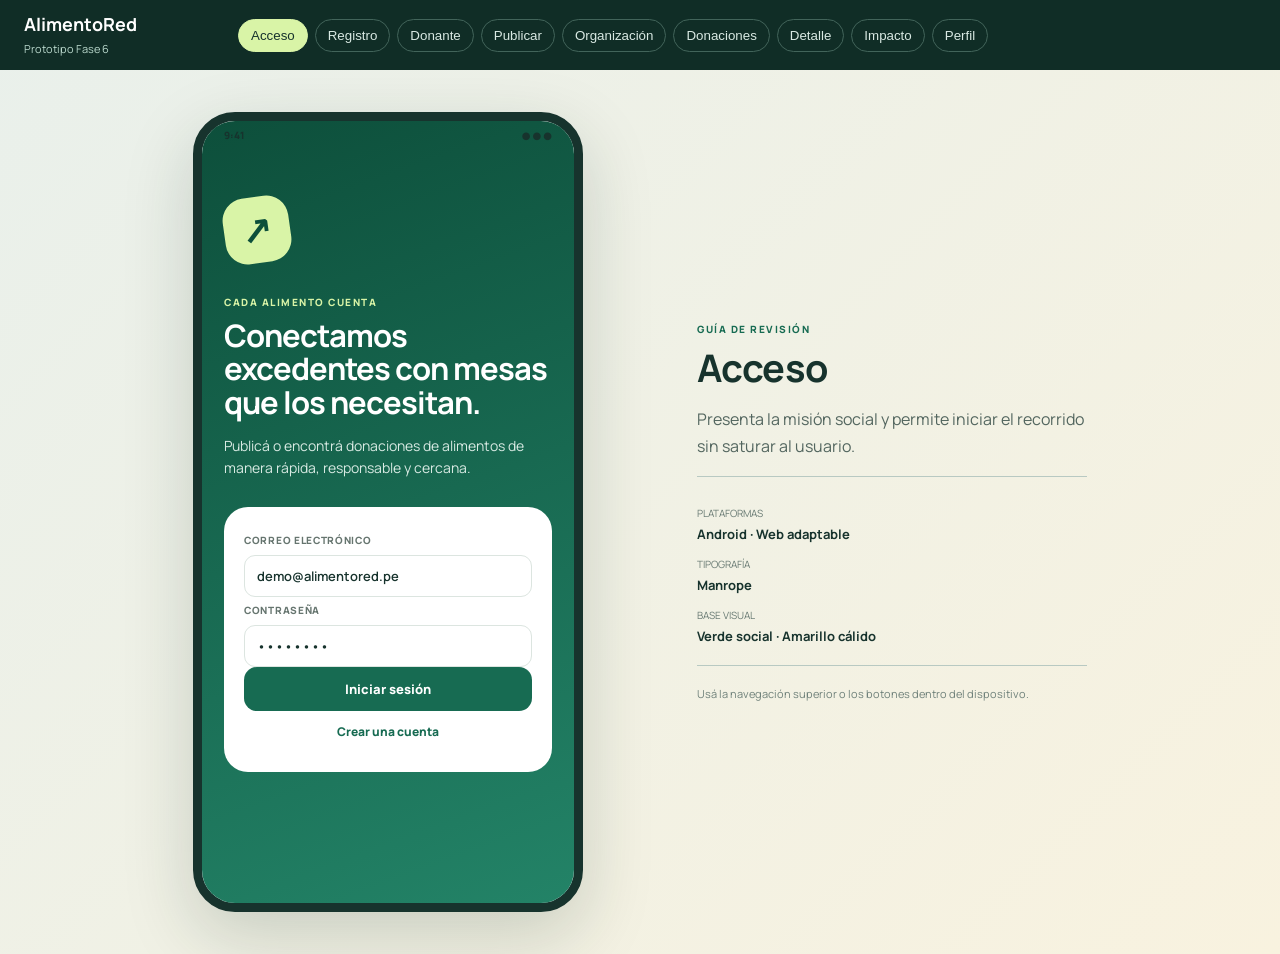
<file: mocks/mockups/index.html>
<!doctype html>
<html lang="es">
<head>
  <meta charset="utf-8">
  <meta name="viewport" content="width=device-width, initial-scale=1">
  <meta name="description" content="Prototipo navegable de alta fidelidad para AlimentoRed">
  <title>AlimentoRed · Prototipo</title>
  <link rel="preconnect" href="https://fonts.googleapis.com">
  <link rel="preconnect" href="https://fonts.gstatic.com" crossorigin>
  <link href="https://fonts.googleapis.com/css2?family=Manrope:wght@400;500;600;700;800&amp;display=swap" rel="stylesheet">
  <link rel="stylesheet" href="styles.css">
</head>
<body>
  <header class="prototype-bar">
    <div><strong>AlimentoRed</strong><span>Prototipo Fase 6</span></div>
    <nav aria-label="Pantallas del prototipo">
      <button data-screen="welcome" class="active">Acceso</button>
      <button data-screen="register">Registro</button>
      <button data-screen="donor-home">Donante</button>
      <button data-screen="publish">Publicar</button>
      <button data-screen="org-home">Organización</button>
      <button data-screen="donations">Donaciones</button>
      <button data-screen="detail">Detalle</button>
      <button data-screen="history">Impacto</button>
      <button data-screen="profile">Perfil</button>
    </nav>
  </header>

  <main class="stage">
    <section class="device" aria-live="polite">
      <div class="status-bar"><span>9:41</span><span>● ● ●</span></div>

      <article class="screen active welcome-screen" data-screen-panel="welcome">
        <div class="hero-mark" aria-hidden="true">↗</div>
        <p class="eyebrow light">Cada alimento cuenta</p>
        <h1>Conectamos excedentes con mesas que los necesitan.</h1>
        <p class="hero-copy">Publicá o encontrá donaciones de alimentos de manera rápida, responsable y cercana.</p>
        <div class="auth-card">
          <label>Correo electrónico<input type="email" value="demo@alimentored.pe"></label>
          <label>Contraseña<input type="password" value="12345678"></label>
          <button class="primary wide" data-go="donor-home">Iniciar sesión</button>
          <button class="text-button" data-go="register">Crear una cuenta</button>
        </div>
      </article>

      <article class="screen" data-screen-panel="register">
        <div class="page-head"><button class="back" data-go="welcome" aria-label="Volver">←</button><div><span class="eyebrow">Paso 1 de 2</span><h2>Creá tu cuenta</h2></div></div>
        <p class="muted">Elegí cómo vas a participar. Tu experiencia se adaptará a este rol.</p>
        <div class="role-grid">
          <button class="role-card selected"><span class="role-icon">⌂</span><strong>Donante</strong><small>Publico alimentos</small></button>
          <button class="role-card"><span class="role-icon">◎</span><strong>Organización</strong><small>Recibo donaciones</small></button>
        </div>
        <div class="form-stack">
          <label>Nombre completo<input value="Lucía Mendoza"></label>
          <label>Correo electrónico<input value="lucia@ejemplo.pe"></label>
          <label>Teléfono<input value="987 654 321"></label>
          <label>Contraseña<input type="password" value="12345678"></label>
        </div>
        <button class="primary wide" data-go="donor-home">Continuar</button>
        <p class="legal">Al continuar, aceptás publicar información verdadera y usar responsablemente la plataforma.</p>
      </article>

      <article class="screen" data-screen-panel="donor-home">
        <div class="home-head"><div><span class="eyebrow">Buen día, Lucía</span><h2>Tu aporte puede llegar más lejos</h2></div><button class="avatar" data-go="profile">LM</button></div>
        <div class="impact-banner"><span>Impacto acumulado</span><strong>42 kg</strong><small>de alimentos entregados</small><div class="impact-row"><b>8 donaciones</b><b>3 organizaciones</b></div></div>
        <button class="primary wide action" data-go="publish">＋ Publicar una donación</button>
        <div class="section-title"><h3>Publicaciones recientes</h3><button data-go="history">Ver todas</button></div>
        <div class="donation-card"><div class="food-photo vegetables"></div><div><span class="badge reserved">Reservada</span><h4>Canasta de verduras</h4><p>12 kg · Miraflores</p><small>Recojo hasta hoy, 7:00 p. m.</small></div></div>
        <div class="donation-card"><div class="food-photo bread"></div><div><span class="badge available">Disponible</span><h4>Pan del día</h4><p>30 unidades · Surquillo</p><small>Recojo hasta mañana</small></div></div>
        <nav class="bottom-nav"><button class="current">⌂<span>Inicio</span></button><button data-go="history">▤<span>Historial</span></button><button data-go="profile">○<span>Perfil</span></button></nav>
      </article>

      <article class="screen" data-screen-panel="publish">
        <div class="page-head"><button class="back" data-go="donor-home">←</button><div><span class="eyebrow">Nueva publicación</span><h2>¿Qué alimentos donarás?</h2></div></div>
        <button class="photo-input"><span>＋</span><strong>Agregar fotografía</strong><small>Cámara o galería</small></button>
        <div class="form-stack compact">
          <label>Título<input value="Canasta de verduras frescas"></label>
          <label>Categoría<select><option>Frutas y verduras</option></select></label>
          <div class="split"><label>Cantidad<input value="12"></label><label>Unidad<select><option>kg</option></select></label></div>
          <label>Fecha límite<input type="datetime-local" value="2026-11-03T19:00"></label>
          <label>Distrito<select><option>Miraflores</option></select></label>
          <label>Dirección de recojo<input value="Av. Arequipa 4210"></label>
        </div>
        <div class="notice">La aptitud del alimento es declarada por el donante. AlimentoRed no reemplaza una inspección sanitaria.</div>
        <button class="primary wide" data-go="donor-home" data-toast="Donación publicada correctamente">Publicar donación</button>
      </article>

      <article class="screen" data-screen-panel="org-home">
        <div class="home-head"><div><span class="eyebrow">Hola, Comedor Esperanza</span><h2>Encontrá alimentos disponibles</h2></div><button class="avatar" data-go="profile">CE</button></div>
        <button class="search" data-go="donations">⌕ <span>Buscar alimentos o distrito</span></button>
        <div class="urgent-card"><span class="eyebrow light">Disponibles hoy</span><strong>14 donaciones</strong><p>en distritos cercanos a tu organización</p><button data-go="donations">Explorar ahora →</button></div>
        <div class="section-title"><h3>Recién publicadas</h3><button data-go="donations">Ver todas</button></div>
        <div class="donation-card" data-go="detail"><div class="food-photo vegetables"></div><div><span class="badge available">Disponible</span><h4>Canasta de verduras</h4><p>12 kg · A 2,4 km</p><small>Hasta hoy, 7:00 p. m.</small></div></div>
        <div class="donation-card"><div class="food-photo dairy"></div><div><span class="badge available">Disponible</span><h4>Leche y yogur</h4><p>18 unidades · A 3,1 km</p><small>Hasta mañana, 10:00 a. m.</small></div></div>
        <nav class="bottom-nav"><button class="current">⌂<span>Donaciones</span></button><button data-go="history">▤<span>Reservas</span></button><button data-go="profile">○<span>Perfil</span></button></nav>
      </article>

      <article class="screen" data-screen-panel="donations">
        <div class="page-head"><button class="back" data-go="org-home">←</button><div><span class="eyebrow">Explorar</span><h2>Donaciones disponibles</h2></div></div>
        <div class="search-field">⌕ <input placeholder="Buscar alimentos o distrito"></div>
        <div class="chips"><button class="active">Todas</button><button>Verduras</button><button>Panadería</button><button>Lácteos</button></div>
        <p class="result-count">14 resultados · Ordenados por vencimiento</p>
        <div class="donation-card large" data-go="detail"><div class="food-photo vegetables"></div><div><span class="badge available">Disponible hoy</span><h4>Canasta de verduras frescas</h4><p>12 kg · Miraflores</p><small>Lucía Mercado · Hasta 7:00 p. m.</small></div></div>
        <div class="donation-card large"><div class="food-photo bread"></div><div><span class="badge available">Disponible</span><h4>Pan y bollería del día</h4><p>30 unidades · Surquillo</p><small>Panadería Santa Rosa · Hasta 8:30 p. m.</small></div></div>
        <div class="donation-card large"><div class="food-photo fruit"></div><div><span class="badge available">Disponible</span><h4>Frutas maduras surtidas</h4><p>9 kg · San Borja</p><small>Mercado Central · Hasta mañana</small></div></div>
      </article>

      <article class="screen detail-screen" data-screen-panel="detail">
        <div class="detail-photo vegetables"><button class="back floating" data-go="donations">←</button><span class="badge available floating-badge">Disponible hoy</span></div>
        <div class="detail-content"><p class="eyebrow">Frutas y verduras</p><h2>Canasta de verduras frescas</h2><p class="muted">Tomates, zanahorias, zapallos y hojas verdes aptas para consumo. Algunas presentan detalles estéticos.</p>
          <div class="facts"><div><span>Cantidad</span><strong>12 kg</strong></div><div><span>Recojo hasta</span><strong>Hoy, 7:00 p. m.</strong></div></div>
          <div class="location"><span>⌖</span><div><strong>Miraflores</strong><p>Av. Arequipa 4210 · Puerta lateral</p></div></div>
          <div class="donor"><span class="avatar">LM</span><div><strong>Lucía Mercado</strong><p>Donante desde 2025 · 8 entregas</p></div></div>
          <div class="notice">Coordiná el recojo responsablemente. La aplicación no certifica la inocuidad ni realiza el transporte.</div>
          <button class="primary wide" data-confirm>Reservar donación</button>
        </div>
      </article>

      <article class="screen" data-screen-panel="history">
        <div class="home-head"><div><span class="eyebrow">Actividad</span><h2>Historial e impacto</h2></div><button class="avatar" data-go="profile">LM</button></div>
        <div class="stats-grid"><div><strong>8</strong><span>entregas</span></div><div><strong>42 kg</strong><span>recuperados</span></div><div><strong>30</strong><span>unidades</span></div></div>
        <div class="chips"><button class="active">Todas</button><button>Entregadas</button><button>Reservadas</button></div>
        <div class="timeline"><div class="event"><span class="event-icon success">✓</span><div><span class="badge delivered">Entregada</span><h4>Frutas maduras surtidas</h4><p>9 kg · Comedor Esperanza</p><small>28 oct. 2026</small></div></div><div class="event"><span class="event-icon">↗</span><div><span class="badge reserved">Reservada</span><h4>Canasta de verduras</h4><p>12 kg · Recojo pendiente</p><small>Hoy</small></div></div><div class="event"><span class="event-icon muted-icon">×</span><div><span class="badge cancelled">Cancelada</span><h4>Productos envasados</h4><p>6 unidades</p><small>20 oct. 2026</small></div></div></div>
        <nav class="bottom-nav"><button data-go="donor-home">⌂<span>Inicio</span></button><button class="current">▤<span>Historial</span></button><button data-go="profile">○<span>Perfil</span></button></nav>
      </article>

      <article class="screen" data-screen-panel="profile">
        <div class="page-head"><button class="back" data-go="donor-home">←</button><div><span class="eyebrow">Cuenta</span><h2>Mi perfil</h2></div></div>
        <div class="profile-hero"><div class="avatar large-avatar">LM</div><h3>Lucía Mendoza</h3><span class="badge donor-badge">Donante</span><p>Miembro desde octubre de 2025</p></div>
        <div class="form-stack"><label>Nombre<input value="Lucía Mendoza"></label><label>Teléfono<input value="987 654 321"></label><label>Correo electrónico<input value="lucia@ejemplo.pe" disabled></label><label>Distrito<select><option>Miraflores</option></select></label></div>
        <button class="primary wide" data-toast="Perfil actualizado">Guardar cambios</button>
        <button class="danger wide" data-go="welcome">Cerrar sesión</button>
      </article>

      <div class="modal-backdrop" hidden>
        <div class="modal" role="dialog" aria-modal="true" aria-labelledby="modal-title"><div class="modal-icon">✓</div><h3 id="modal-title">¿Reservar esta donación?</h3><p>Te comprometés a coordinar y recoger los alimentos antes de hoy a las 7:00 p. m.</p><button class="primary wide" data-reserve>Confirmar reserva</button><button class="text-button" data-close>Volver</button></div>
      </div>
      <div class="toast" hidden></div>
    </section>
    <aside class="review-panel"><p class="eyebrow">Guía de revisión</p><h2 id="review-title">Acceso</h2><p id="review-description">Presenta la misión social y permite iniciar el recorrido sin saturar al usuario.</p><div class="review-meta"><span>Plataformas</span><strong>Android · Web adaptable</strong><span>Tipografía</span><strong>Manrope</strong><span>Base visual</span><strong>Verde social · Amarillo cálido</strong></div><p class="hint">Usá la navegación superior o los botones dentro del dispositivo.</p></aside>
  </main>
  <script src="app.js"></script>
</body>
</html>
</file>
<file: mocks/mockups/styles.css>
:root{--ink:#17332d;--green:#176b52;--green-dark:#0d4f3b;--mint:#e8f5ef;--lime:#d9f4a7;--yellow:#f5c95d;--cream:#f8f5ed;--paper:#fff;--muted:#66756f;--line:#dce5e0;--danger:#b3443e;--shadow:0 24px 70px rgba(15,43,35,.18)}
*{box-sizing:border-box}body{margin:0;background:linear-gradient(135deg,#e9f0eb,#f8f2df);color:var(--ink);font-family:Manrope,system-ui,sans-serif}.prototype-bar{min-height:70px;padding:12px 24px;background:#102d26;color:white;display:flex;gap:24px;align-items:center;position:sticky;top:0;z-index:20}.prototype-bar>div{min-width:190px}.prototype-bar strong{display:block;font-size:18px}.prototype-bar span{font-size:11px;color:#b9d8cc}.prototype-bar nav{display:flex;gap:7px;overflow-x:auto}.prototype-bar button{border:1px solid #42645a;background:transparent;color:#d9e9e3;padding:8px 12px;border-radius:999px;white-space:nowrap;cursor:pointer}.prototype-bar button:hover,.prototype-bar button.active{background:var(--lime);border-color:var(--lime);color:#17332d}.stage{min-height:calc(100vh - 70px);display:grid;grid-template-columns:minmax(390px,440px) minmax(260px,390px);gap:64px;justify-content:center;align-items:center;padding:42px}.device{width:390px;height:800px;background:var(--paper);border:9px solid #17332d;border-radius:42px;box-shadow:var(--shadow);position:relative;overflow:hidden}.status-bar{height:28px;padding:7px 22px 0;display:flex;justify-content:space-between;font-size:10px;font-weight:800;position:absolute;inset:0 0 auto;z-index:5;color:inherit}.screen{display:none;height:100%;padding:47px 22px 78px;overflow-y:auto;background:var(--paper)}.screen.active{display:block}.welcome-screen{background:linear-gradient(160deg,var(--green-dark),#238367);color:white;padding-top:76px}.hero-mark{width:66px;height:66px;border-radius:22px;background:var(--lime);color:var(--green-dark);display:grid;place-items:center;font-size:38px;font-weight:800;transform:rotate(-8deg);margin-bottom:32px}.welcome-screen h1{font-size:31px;line-height:1.08;margin:8px 0 16px;letter-spacing:-1px}.hero-copy{color:#d8eae3;font-size:14px;line-height:1.55;margin-bottom:28px}.auth-card{background:white;color:var(--ink);border-radius:24px;padding:20px}.eyebrow{text-transform:uppercase;letter-spacing:1.5px;font-weight:800;font-size:10px;color:var(--green)}.eyebrow.light{color:var(--lime)}h2{font-size:25px;line-height:1.15;margin:4px 0 10px;letter-spacing:-.6px}h3{font-size:17px;margin:0}h4{font-size:13px;margin:5px 0 3px}.muted{color:var(--muted);font-size:13px;line-height:1.5}.page-head,.home-head{display:flex;gap:12px;align-items:flex-start;margin-bottom:20px}.home-head{justify-content:space-between}.back{border:0;background:var(--mint);color:var(--green);border-radius:12px;width:38px;height:38px;font-size:20px;cursor:pointer}.back.floating{position:absolute;top:42px;left:20px;background:white}.avatar{border:0;width:40px;height:40px;border-radius:50%;background:var(--yellow);color:var(--ink);font-weight:800;display:grid;place-items:center;cursor:pointer}.form-stack{display:grid;gap:13px;margin:18px 0}.form-stack.compact{gap:10px}.split{display:grid;grid-template-columns:1fr 1fr;gap:10px}label{font-size:10px;text-transform:uppercase;letter-spacing:.7px;font-weight:800;color:var(--muted)}input,select{display:block;width:100%;margin-top:6px;border:1px solid var(--line);border-radius:11px;padding:11px 12px;background:white;font:600 13px Manrope;color:var(--ink);outline:none}input:focus,select:focus{border-color:var(--green);box-shadow:0 0 0 3px var(--mint)}input:disabled{background:#f2f4f3}.primary{border:0;background:var(--green);color:white;border-radius:13px;padding:13px 18px;font:800 13px Manrope;cursor:pointer}.primary:hover{background:var(--green-dark)}.wide{width:100%}.text-button{width:100%;border:0;background:transparent;color:var(--green);font:800 12px Manrope;padding:12px;cursor:pointer}.danger{border:1px solid #efc8c5;background:#fff7f6;color:var(--danger);border-radius:13px;padding:12px;font-weight:800;margin-top:10px}.role-grid{display:grid;grid-template-columns:1fr 1fr;gap:10px;margin:20px 0}.role-card{border:1px solid var(--line);background:white;border-radius:16px;padding:18px 10px;display:grid;gap:5px;text-align:left;cursor:pointer}.role-card.selected{border:2px solid var(--green);background:var(--mint)}.role-icon{font-size:25px}.role-card small{color:var(--muted)}.legal{font-size:9px;text-align:center;color:var(--muted);line-height:1.4}.impact-banner,.urgent-card{border-radius:21px;padding:19px;background:var(--green-dark);color:white;margin-bottom:16px}.impact-banner>span,.impact-banner>small{display:block;color:#c6ddd5;font-size:11px}.impact-banner>strong{display:block;font-size:35px;color:var(--lime);margin:5px 0}.impact-row{display:flex;gap:20px;margin-top:14px;font-size:10px}.action{margin:2px 0 21px}.section-title{display:flex;justify-content:space-between;align-items:center;margin:16px 0 10px}.section-title button{border:0;background:none;color:var(--green);font-weight:800;font-size:11px}.donation-card{display:grid;grid-template-columns:82px 1fr;gap:11px;padding:10px;border:1px solid var(--line);border-radius:16px;margin-bottom:10px;background:white;cursor:pointer}.donation-card.large{grid-template-columns:105px 1fr;padding:8px}.donation-card p,.donation-card small{margin:0;font-size:10px;color:var(--muted)}.food-photo{border-radius:12px;min-height:72px;background-color:#dce7df;background-size:cover;background-position:center}.vegetables{background-image:linear-gradient(135deg,rgba(18,89,65,.15),rgba(239,197,90,.2)),url('https://images.unsplash.com/photo-1542838132-92c53300491e?auto=format&fit=crop&w=700&q=75')}.bread{background-image:linear-gradient(135deg,rgba(18,89,65,.08),rgba(239,197,90,.2)),url('https://images.unsplash.com/photo-1509440159596-0249088772ff?auto=format&fit=crop&w=500&q=75')}.dairy{background-image:url('https://images.unsplash.com/photo-1628088062854-d1870b4553da?auto=format&fit=crop&w=500&q=75')}.fruit{background-image:url('https://images.unsplash.com/photo-1619566636858-adf3ef46400b?auto=format&fit=crop&w=500&q=75')}.badge{display:inline-flex;padding:4px 7px;border-radius:999px;font-size:8px;text-transform:uppercase;letter-spacing:.6px;font-weight:800}.available{background:#dff4de;color:#24683a}.reserved{background:#fff0c8;color:#8a6210}.delivered{background:#dff3ec;color:#176b52}.cancelled{background:#f3e5e3;color:#99433d}.donor-badge{background:var(--mint);color:var(--green)}.bottom-nav{position:absolute;inset:auto 0 0;height:68px;background:white;border-top:1px solid var(--line);display:flex;justify-content:space-around;padding:8px}.bottom-nav button{border:0;background:none;color:#8a9691;display:grid;gap:2px;place-items:center;font-size:17px;cursor:pointer}.bottom-nav span{font-size:8px;font-weight:700}.bottom-nav .current{color:var(--green)}.search{width:100%;border:1px solid var(--line);background:white;color:var(--muted);border-radius:14px;padding:14px;text-align:left;margin-bottom:16px}.urgent-card{background:linear-gradient(135deg,#176b52,#2a9272)}.urgent-card strong{display:block;font-size:27px;color:var(--lime)}.urgent-card p{font-size:11px;margin:3px 0 14px}.urgent-card button{border:0;background:white;color:var(--green);padding:8px 12px;border-radius:9px;font-weight:800}.search-field{border:1px solid var(--line);border-radius:13px;padding:0 12px;display:flex;align-items:center}.search-field input{border:0;margin:0;box-shadow:none}.chips{display:flex;gap:7px;overflow-x:auto;padding:13px 0}.chips button{border:1px solid var(--line);background:white;padding:7px 11px;border-radius:999px;white-space:nowrap;font-size:9px;font-weight:800}.chips button.active{background:var(--green);color:white;border-color:var(--green)}.result-count{font-size:9px;color:var(--muted);margin:3px 0 10px}.detail-screen{padding:0 0 30px}.detail-photo{height:270px;background-size:cover;background-position:center;position:relative}.floating-badge{position:absolute;right:18px;bottom:15px}.detail-content{padding:20px}.detail-content h2{font-size:23px}.facts{display:grid;grid-template-columns:1fr 1fr;border:1px solid var(--line);border-radius:15px;margin:15px 0}.facts div{padding:12px}.facts div+div{border-left:1px solid var(--line)}.facts span,.facts strong{display:block}.facts span{font-size:9px;color:var(--muted)}.facts strong{font-size:11px;margin-top:4px}.location,.donor{display:flex;gap:12px;align-items:center;padding:12px 0;border-bottom:1px solid var(--line)}.location>span{font-size:24px;color:var(--green)}.location p,.donor p{font-size:9px;color:var(--muted);margin:3px 0}.notice{background:#fff8e7;border-left:3px solid var(--yellow);padding:10px;border-radius:7px;font-size:9px;line-height:1.45;margin:13px 0}.photo-input{width:100%;height:110px;border:2px dashed #9cc6b5;background:var(--mint);border-radius:17px;color:var(--green);display:grid;place-items:center;align-content:center;gap:3px}.photo-input span{font-size:24px}.photo-input small{color:var(--muted)}.stats-grid{display:grid;grid-template-columns:repeat(3,1fr);gap:7px}.stats-grid div{background:var(--mint);padding:13px 8px;border-radius:13px;text-align:center}.stats-grid strong,.stats-grid span{display:block}.stats-grid strong{font-size:16px}.stats-grid span{font-size:8px;color:var(--muted)}.timeline{margin-top:10px}.event{display:grid;grid-template-columns:36px 1fr;gap:10px;padding:12px 0;border-bottom:1px solid var(--line)}.event-icon{width:31px;height:31px;border-radius:50%;background:var(--yellow);display:grid;place-items:center;font-weight:800}.event-icon.success{background:var(--mint);color:var(--green)}.event-icon.muted-icon{background:#eee;color:#777}.event p,.event small{font-size:9px;margin:2px 0;color:var(--muted)}.profile-hero{text-align:center;margin:7px 0 18px}.large-avatar{width:72px;height:72px;margin:auto;font-size:20px}.profile-hero h3{margin:9px 0 5px}.profile-hero p{font-size:9px;color:var(--muted)}.modal-backdrop{position:absolute;inset:0;background:rgba(8,30,24,.62);display:grid;place-items:end center;z-index:30}.modal-backdrop[hidden],.toast[hidden]{display:none}.modal{background:white;border-radius:25px 25px 0 0;padding:25px;width:100%;text-align:center}.modal-icon{width:50px;height:50px;border-radius:50%;background:var(--mint);color:var(--green);display:grid;place-items:center;margin:auto;font-size:22px}.modal h3{font-size:20px;margin:13px}.modal p{font-size:11px;color:var(--muted);line-height:1.5}.toast{position:absolute;left:25px;right:25px;bottom:90px;background:#17332d;color:white;border-radius:12px;padding:12px;text-align:center;font-size:10px;z-index:40}.review-panel{align-self:center}.review-panel h2{font-size:38px}.review-panel>p:not(.eyebrow):not(.hint){color:#53665f;line-height:1.7}.review-meta{display:grid;gap:5px;padding:20px 0;border-top:1px solid #b8c9c2;border-bottom:1px solid #b8c9c2}.review-meta span{font-size:10px;text-transform:uppercase;color:#687a73;margin-top:9px}.review-meta strong{font-size:13px}.hint{font-size:11px;color:#6f817a;margin-top:20px}@media(max-width:850px){.prototype-bar{display:block}.prototype-bar>div{margin-bottom:10px}.stage{display:block;padding:24px}.device{margin:auto;width:min(390px,100%)}.review-panel{display:none}}@media(max-width:430px){.stage{padding:0}.device{border:0;border-radius:0;width:100vw;height:calc(100vh - 117px)}.prototype-bar{padding:8px}.prototype-bar nav{padding-bottom:4px}}
</file>
